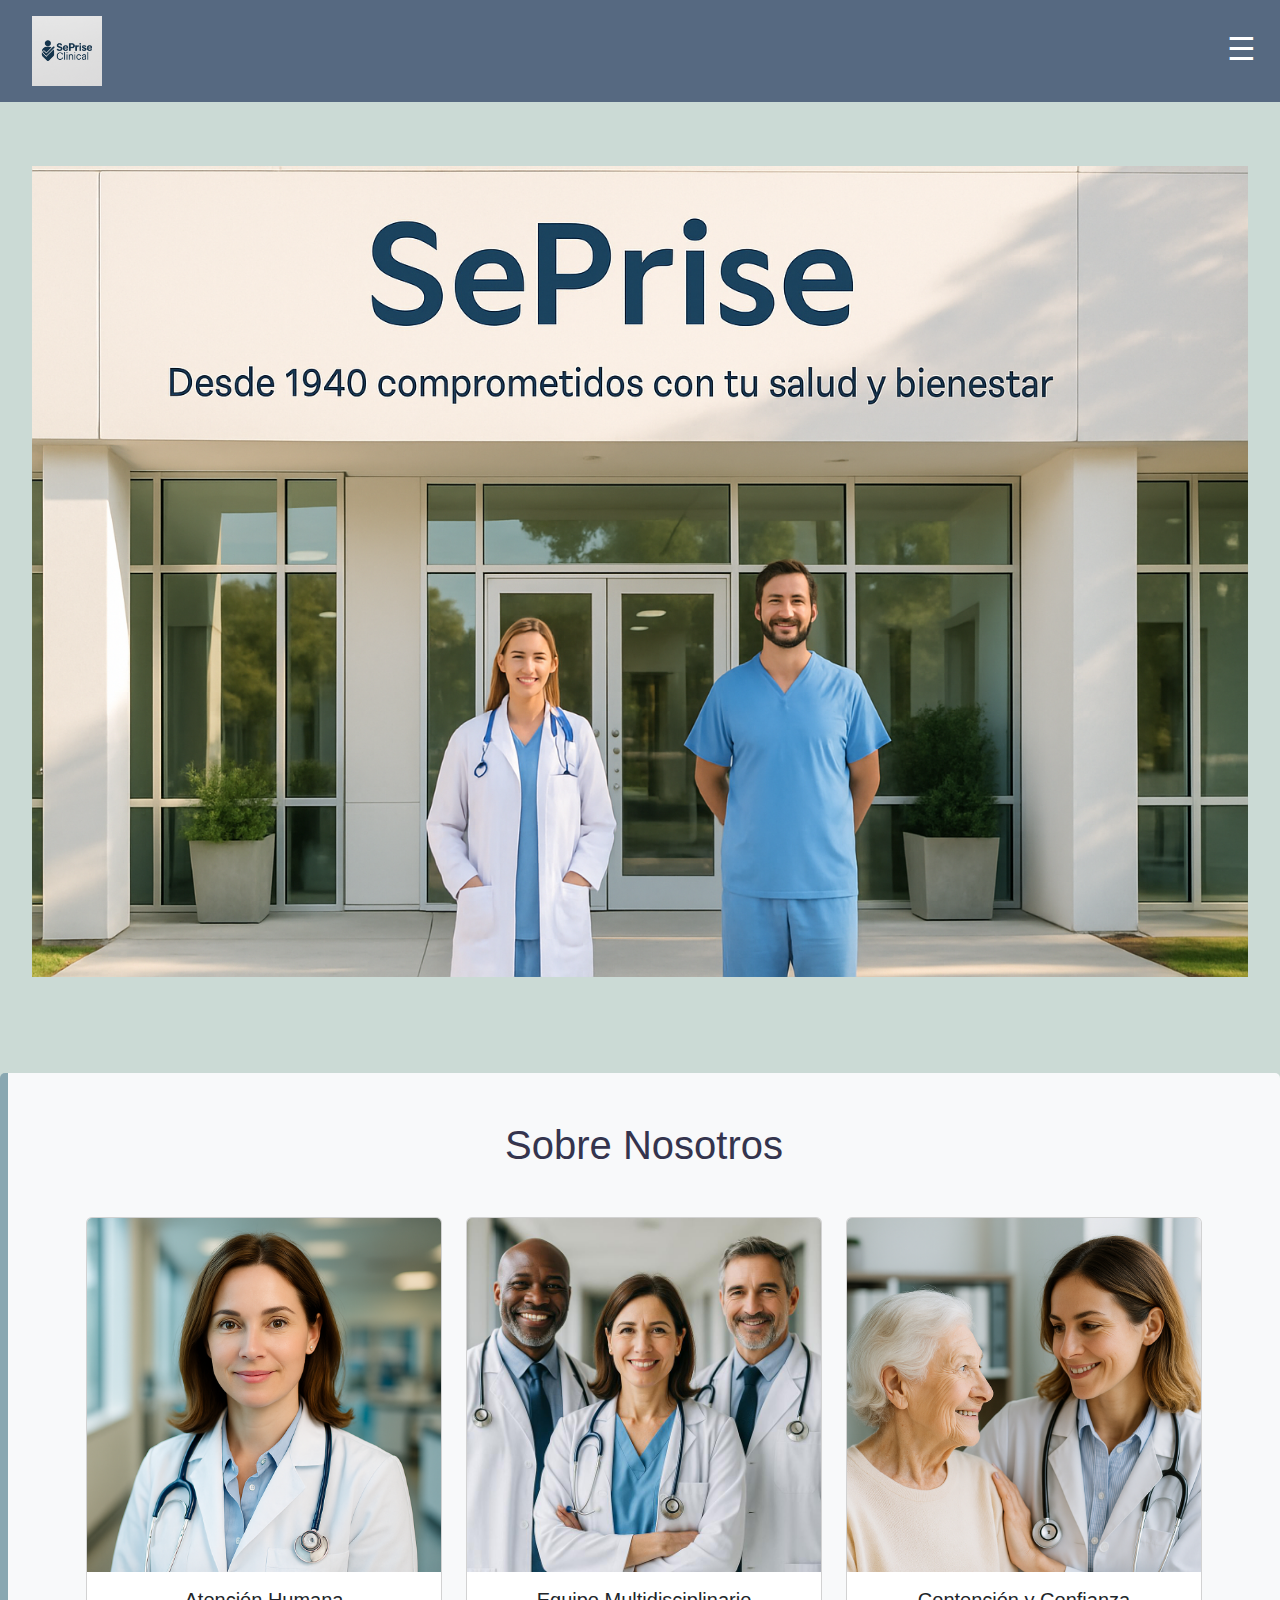
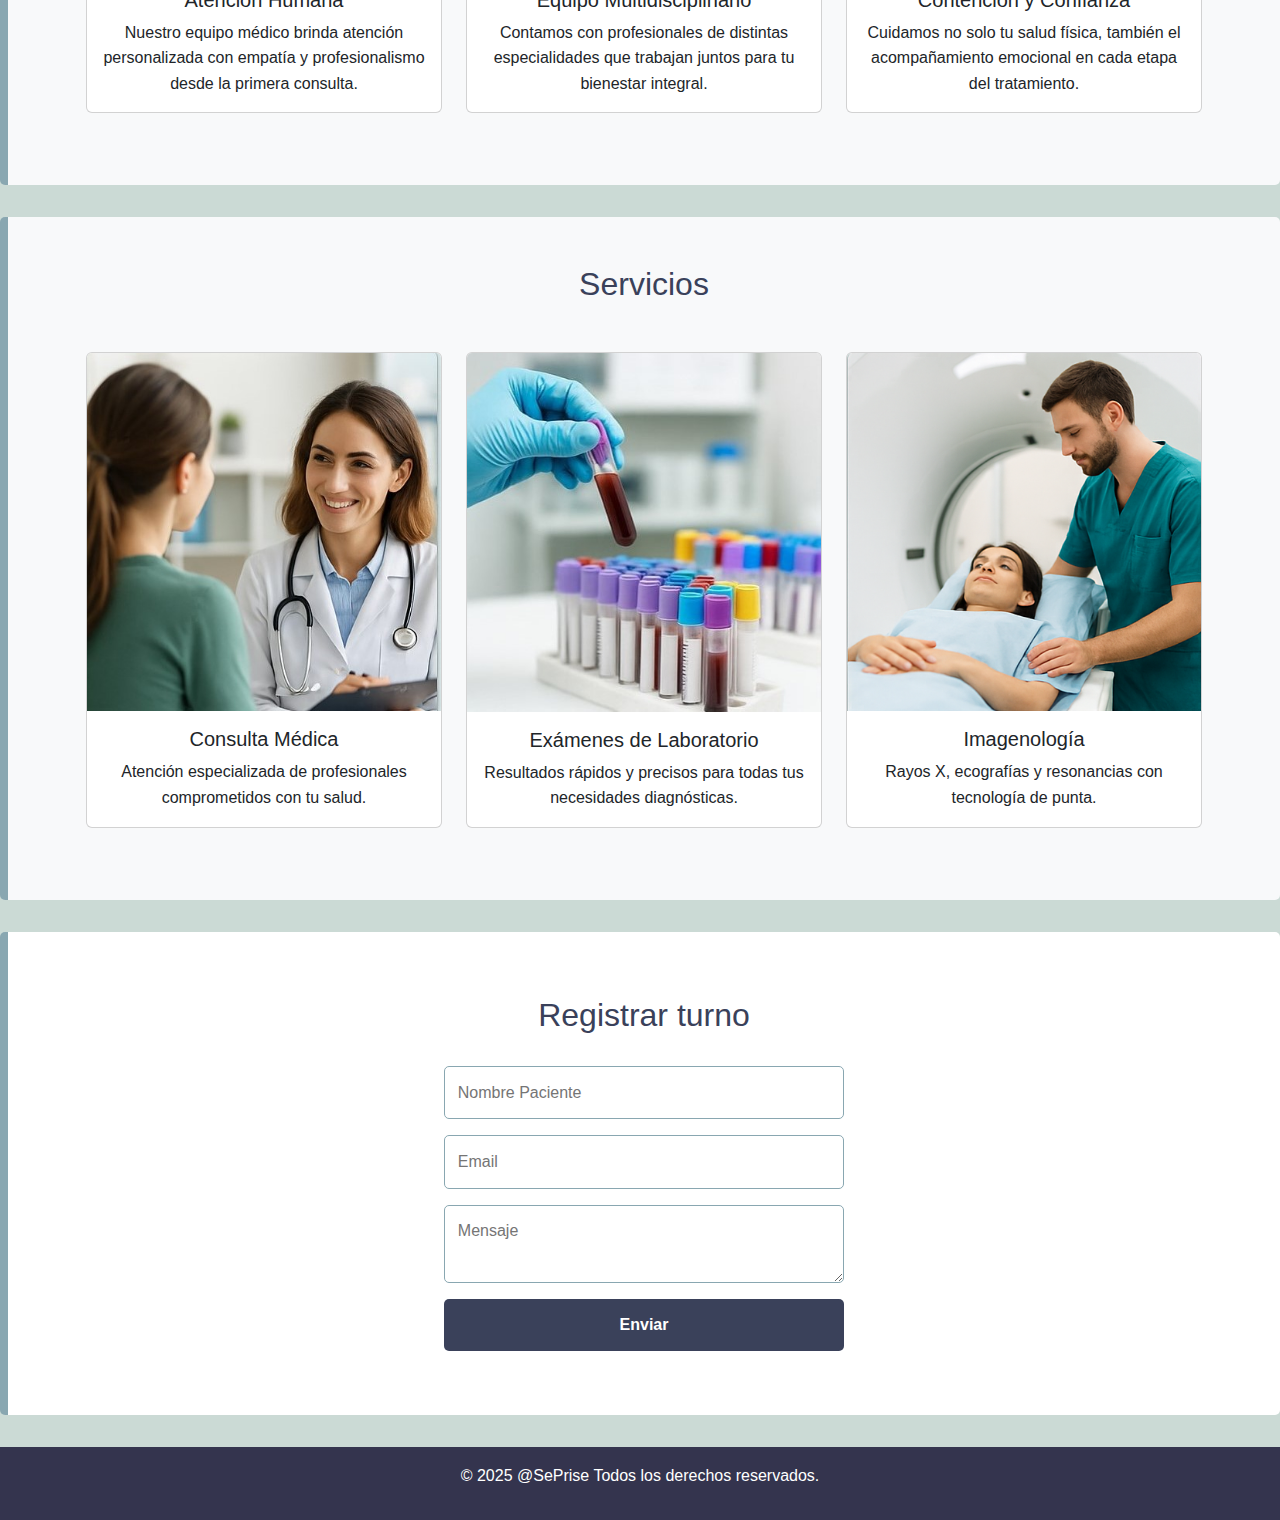
<file: sections/admin.html>
<!DOCTYPE html>
<html lang="es">
  <head>
    <meta charset="UTF-8" />
    <meta name="viewport" content="width=device-width, initial-scale=1.0" />
    <link
      href="https://cdn.jsdelivr.net/npm/bootstrap@5.3.0/dist/css/bootstrap.min.css"
      rel="stylesheet"
    />
    <title>Clínica SePrise - Salud y Bienestar desde 1940</title>
    <meta
      name="description"
      content="Clínica SePrise: atención médica de calidad desde 1940. Servicios de salud, laboratorio e imagenología con tecnología de punta."
    />
    <meta
      name="keywords"
      content="clínica, salud, medicina, consulta médica, exámenes, imagenología, SePrise"
    />
    <meta name="author" content="Clínica SePrise" />
    <meta name="robots" content="index, follow" />
    <meta property="og:title" content="Clínica SePrise" />
    <meta
      property="og:description"
      content="Desde 1940 comprometidos con tu salud y bienestar."
    />
    <meta property="og:image" content="img/banner.jpg" />
    <meta property="og:type" content="website" />
    <meta property="og:url" content="https://tusitio.com" />
    <link rel="stylesheet" href="../css/styles.css"/>
  </head>
  <body>
    <header>
      <div class="logo">
        <img src="../img/logo.png" alt="Logo de la clínica" />
      </div>

      <!-- Botón hamburguesa -->
      <button class="menu-toggle" id="menuToggle">☰</button>

      <!-- Menú único -->
      <nav id="mainNav">
        <ul>
          <li><a href="#inicio">Inicio</a></li>
          <li><a href="#nosotros">Nosotros</a></li>
          <li><a href="#servicios">Servicios</a></li>
          <li><a href="#contacto">Contacto</a></li>
          <li> <a href="../index.html">Cerrar sesion</a></li>
        </ul>
      </nav>
    </header>

    <section id="inicio" class="banner">
      <img src="../img/banner.jpg" alt="Imagen principal de la clínica" />
    </section>

    <section id="nosotros" class="nosotros py-5 bg-light">
      <div class="container">
        <h1 class="text-center mb-5">Sobre Nosotros</h1>
        <div class="row">
          <div class="col-12 col-md-4 mb-4">
            <div class="card h-100 text-center">
              <img
                src="../img/doctora.jpg"
                class="card-img-top"
                alt="Atención Humana"
              />
              <div class="card-body">
                <h5 class="card-title">Atención Humana</h5>
                <p class="card-text">
                  Nuestro equipo médico brinda atención personalizada con
                  empatía y profesionalismo desde la primera consulta.
                </p>
              </div>
            </div>
          </div>
          <div class="col-12 col-md-4 mb-4">
            <div class="card h-100 text-center">
              <img
                src="../img/doctores.jpg"
                class="card-img-top"
                alt="Equipo Multidisciplinario"
              />
              <div class="card-body">
                <h5 class="card-title">Equipo Multidisciplinario</h5>
                <p class="card-text">
                  Contamos con profesionales de distintas especialidades que
                  trabajan juntos para tu bienestar integral.
                </p>
              </div>
            </div>
          </div>
          <div class="col-12 col-md-4 mb-4">
            <div class="card h-100 text-center">
              <img
                src="../img/support.jpg"
                class="card-img-top"
                alt="Contención y Confianza"
              />
              <div class="card-body">
                <h5 class="card-title">Contención y Confianza</h5>
                <p class="card-text">
                  Cuidamos no solo tu salud física, también el acompañamiento
                  emocional en cada etapa del tratamiento.
                </p>
              </div>
            </div>
          </div>
        </div>
      </div>
    </section>

    <section id="servicios" class="servicios py-5 bg-light">
      <div class="container">
        <h2 class="text-center mb-5">Servicios</h2>
        <div class="row">
          <div class="col-12 col-md-4 mb-4">
            <div class="card h-100 text-center">
              <img
                src="../img/serv1.jpg"
                class="card-img-top"
                alt="Consulta Médica"
              />
              <div class="card-body">
                <h5 class="card-title">Consulta Médica</h5>
                <p class="card-text">
                  Atención especializada de profesionales comprometidos con tu
                  salud.
                </p>
              </div>
            </div>
          </div>
          <div class="col-12 col-md-4 mb-4">
            <div class="card h-100 text-center">
              <img
                src="../img/serv2.jpg"
                class="card-img-top"
                alt="Exámenes de Laboratorio"
              />
              <div class="card-body">
                <h5 class="card-title">Exámenes de Laboratorio</h5>
                <p class="card-text">
                  Resultados rápidos y precisos para todas tus necesidades
                  diagnósticas.
                </p>
              </div>
            </div>
          </div>
          <div class="col-12 col-md-4 mb-4">
            <div class="card h-100 text-center">
              <img
                src="../img/serv3.png"
                class="card-img-top"
                alt="Imagenología"
              />
              <div class="card-body">
                <h5 class="card-title">Imagenología</h5>
                <p class="card-text">
                  Rayos X, ecografías y resonancias con tecnología de punta.
                </p>
              </div>
            </div>
          </div>
        </div>
      </div>
    </section>

    <section id="contacto" class="contacto">
      <h2>Registrar turno</h2>
        <form action="enviar.php" method="post">
        <input type="text" name="nombre" placeholder="Nombre Paciente" required />
        <input type="email" name="email" placeholder="Email" required />
        <textarea name="mensaje" placeholder="Mensaje" required></textarea>
        <button type="submit">Enviar</button>
      </form>
    </section>

    <footer>
      <p>&copy; 2025 @SePrise Todos los derechos reservados.</p>
    </footer>
    <button id="scrollTopButton" title="Volver arriba">↑</button>
    <script src="../js/scrollTopButton.js"></script>
    <script src="../js/toggleMenu.js"></script>
  </body>
</html>
</file>
<file: css/styles.css>
:root {
  --color-claro: #cbdad5;
  --color-primario: #89a7b1;
  --color-secundario: #566981;
  --color-destacado: #3a415a;
  --color-oscuro: #34344e;
  --fuente-principal: "Segoe UI", Tahoma, Geneva, Verdana, sans-serif;
}

* {
  margin: 0;
  padding: 0;
  box-sizing: border-box;
}

body {
  font-family: var(--fuente-principal);
  background-color: var(--color-claro);
  color: var(--color-oscuro);
  line-height: 1.6;
}

header {
  background-color: var(--color-secundario);
  color: white;
  padding: 1rem 2rem;
  display: flex;
  justify-content: space-between;
  align-items: center;
  position: relative;
}

header .logo img {
  height: 70px;
}

/* Botón hamburguesa */
.menu-toggle {
  background: none;
  border: none;
  font-size: 2rem;
  color: white;
  cursor: pointer;
  position: absolute;
  top: 1.5rem;
  right: 1.5rem;
  z-index: 2000;
  display: block;
}

/* Menú desplegable oculto por defecto */
#mainNav {
  display: none;
  flex-direction: column;
  align-items: flex-start;
  position: absolute;
  top: 60px;
  right: 1.5rem;
  background-color: var(--color-secundario);
  width: 220px;
  padding: 1rem;
  box-shadow: 0 4px 10px rgba(0, 0, 0, 0.2);
  z-index: 1500;
  border-radius: 6px;
}

#mainNav.show {
  display: flex;
}

#mainNav ul {
  list-style: none;
  padding: 0;
  margin: 0;
  display: flex;
  flex-direction: column;
  gap: 1rem;
}

#mainNav a {
  color: white;
  text-decoration: none;
  font-weight: bold;
}

/* Banner */
.banner {
  position: relative;
  text-align: center;
  color: white;
}

.banner img {
  width: 100%;
  height: auto;
  display: block;
}

.banner-texto h1 {
  font-size: 1.8rem;
  text-align: center;
}

.banner-texto p {
  font-size: 1rem;
  text-align: center;
}

/* Secciones generales */
section {
  padding: 4rem 2rem;
}

.nosotros,
.servicios,
.contacto {
  background-color: white;
  margin: 2rem 0;
  border-left: 8px solid var(--color-primario);
  border-radius: 5px;
}

h2 {
  color: var(--color-destacado);
  margin-bottom: 1rem;
}

.nosotros .contenido,
.contacto-detalle {
  text-align: center;
}

.nosotros .contenido img,
.contacto-detalle img {
  display: block;
  margin: 0 auto;
}

/* Servicios */
.card-servicios {
  display: flex;
  flex-wrap: wrap;
  gap: 2rem;
}

.servicio {
  flex: 1;
  min-width: 250px;
  background-color: var(--color-claro);
  border: 1px solid var(--color-primario);
  padding: 1rem;
  border-radius: 10px;
  text-align: center;
  transition: transform 0.3s ease;
}

.servicio:hover {
  transform: scale(1.05);
}

.servicio img {
  width: 100%;
  height: 150px;
  object-fit: cover;
  margin-bottom: 1rem;
}

/* Formulario */
form {
  margin-top: 2rem;
  display: flex;
  flex-direction: column;
  align-items: center;
  gap: 1rem;
}

form input,
form textarea {
  padding: 0.8rem;
  border: 1px solid var(--color-primario);
  border-radius: 5px;
  font-size: 1rem;
  width: 100%;
  max-width: 400px;
}

form button {
  background-color: var(--color-destacado);
  color: white;
  border: none;
  padding: 0.8rem;
  border-radius: 5px;
  font-weight: bold;
  cursor: pointer;
  width: 100%;
  max-width: 400px;
}

form button:hover {
  background-color: var(--color-secundario);
}

/* Footer */
footer {
  background-color: var(--color-oscuro);
  color: white;
  text-align: center;
  padding: 1rem;
}

/* Botón scroll-top */
#scrollTopButton {
  display: none;
  position: fixed;
  bottom: 20px;
  right: 20px;
  z-index: 1000;
  width: 44px;
  height: 44px;
  font-size: 18px;
  line-height: 44px;
  text-align: center;
  border: none;
  background-color: var(--color-destacado);
  color: var(--color-claro);
  border-radius: 50%;
  box-shadow: 0 2px 5px rgba(0, 0, 0, 0.2);
  cursor: pointer;
  transition: background-color 0.3s ease, transform 0.2s ease;
}

#scrollTopButton:hover {
  background-color: var(--color-secundario);
  transform: translateY(-3px);
}
#contacto img {
  max-width: 250px;
  width: 100%;
  height: auto;
  object-fit: cover;
  border-radius: 10px;
  box-shadow: 0 0 10px rgba(0,0,0,0.1);
  
  display: block;
  margin: 0 auto;
}
#contacto h2 {
  width: 100%;
  text-align: center;
  margin-bottom: 1rem;
}
</file>
